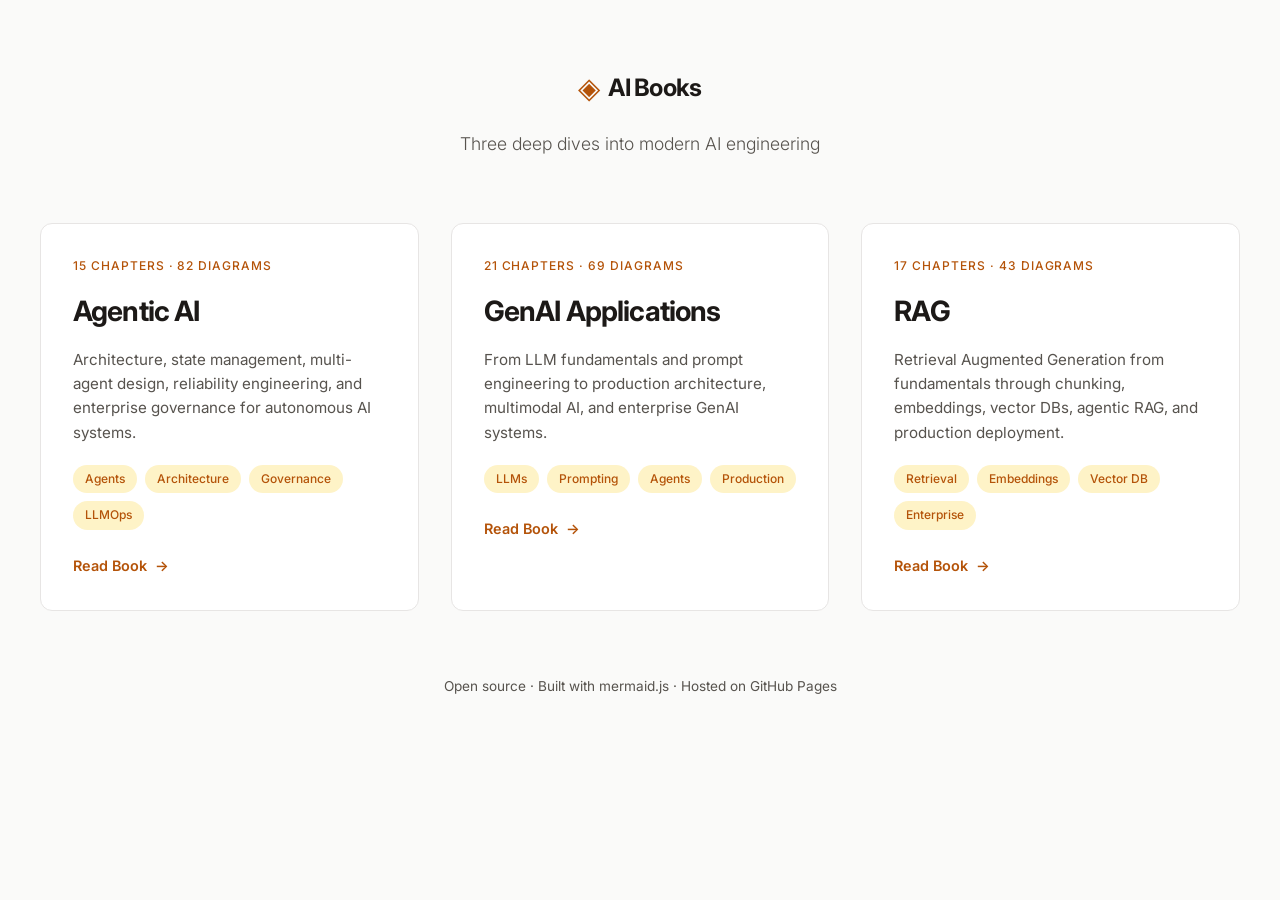
<file: index.html>
<!DOCTYPE html>
<html lang="en">
<head>
  <meta charset="UTF-8">
  <meta name="viewport" content="width=device-width, initial-scale=1.0">
  <title>AI Books Publishing</title>
  <link rel="stylesheet" href="css/style.css">
  <link rel="preconnect" href="https://fonts.googleapis.com">
  <link rel="preconnect" href="https://fonts.gstatic.com" crossorigin>
  <link href="https://fonts.googleapis.com/css2?family=Inter:wght@300;400;500;600;700&family=JetBrains+Mono:wght@400;500&display=swap" rel="stylesheet">
</head>
<body>
  <div class="landing">
    <header class="landing-header">
      <div class="logo">
        <span class="logo-icon">&#9672;</span>
        <span class="logo-text">AI Books</span>
      </div>
      <p class="landing-subtitle">Three deep dives into modern AI engineering</p>
    </header>

    <div class="book-grid">
      <a href="book.html#agentic_ai_book" class="book-card" data-book="agentic">
        <div class="book-card-accent"></div>
        <div class="book-card-body">
          <div class="book-meta">15 Chapters &middot; 82 Diagrams</div>
          <h2 class="book-title">Agentic AI</h2>
          <p class="book-desc">Architecture, state management, multi-agent design, reliability engineering, and enterprise governance for autonomous AI systems.</p>
          <div class="book-tags">
            <span>Agents</span><span>Architecture</span><span>Governance</span><span>LLMOps</span>
          </div>
          <div class="book-cta">Read Book <span>&rarr;</span></div>
        </div>
      </a>

      <a href="book.html#GenAI%20Applications" class="book-card" data-book="genai">
        <div class="book-card-accent"></div>
        <div class="book-card-body">
          <div class="book-meta">21 Chapters &middot; 69 Diagrams</div>
          <h2 class="book-title">GenAI Applications</h2>
          <p class="book-desc">From LLM fundamentals and prompt engineering to production architecture, multimodal AI, and enterprise GenAI systems.</p>
          <div class="book-tags">
            <span>LLMs</span><span>Prompting</span><span>Agents</span><span>Production</span>
          </div>
          <div class="book-cta">Read Book <span>&rarr;</span></div>
        </div>
      </a>

      <a href="book.html#RAG" class="book-card" data-book="rag">
        <div class="book-card-accent"></div>
        <div class="book-card-body">
          <div class="book-meta">17 Chapters &middot; 43 Diagrams</div>
          <h2 class="book-title">RAG</h2>
          <p class="book-desc">Retrieval Augmented Generation from fundamentals through chunking, embeddings, vector DBs, agentic RAG, and production deployment.</p>
          <div class="book-tags">
            <span>Retrieval</span><span>Embeddings</span><span>Vector DB</span><span>Enterprise</span>
          </div>
          <div class="book-cta">Read Book <span>&rarr;</span></div>
        </div>
      </a>
    </div>

    <footer class="landing-footer">
      <p>Open source &middot; Built with mermaid.js &middot; Hosted on GitHub Pages</p>
    </footer>
  </div>
</body>
</html>
</file>
<file: css/style.css>
:root {
  --bg: #fafaf9;
  --bg-sidebar: #1c1917;
  --bg-card: #ffffff;
  --text: #1c1917;
  --text-secondary: #57534e;
  --text-sidebar: #d6d3d1;
  --text-sidebar-active: #ffffff;
  --accent: #b45309;
  --accent-light: #fef3c7;
  --border: #e7e5e4;
  --code-bg: #f5f5f4;
  --sidebar-width: 280px;
  --header-height: 56px;
  --radius: 12px;
}

[data-theme="dark"] {
  --bg: #0c0a09;
  --bg-sidebar: #1c1917;
  --bg-card: #1c1917;
  --text: #fafaf9;
  --text-secondary: #a8a29e;
  --text-sidebar: #a8a29e;
  --text-sidebar-active: #ffffff;
  --accent: #f59e0b;
  --accent-light: #451a03;
  --border: #292524;
  --code-bg: #1c1917;
}

* {
  margin: 0;
  padding: 0;
  box-sizing: border-box;
}

html {
  scroll-behavior: smooth;
}

body {
  font-family: 'Inter', -apple-system, BlinkMacSystemFont, sans-serif;
  background: var(--bg);
  color: var(--text);
  line-height: 1.7;
  -webkit-font-smoothing: antialiased;
}

/* ===== LANDING PAGE ===== */

.landing {
  min-height: 100vh;
  display: flex;
  flex-direction: column;
  align-items: center;
  padding: 4rem 2rem;
}

.landing-header {
  text-align: center;
  margin-bottom: 4rem;
}

.logo {
  display: flex;
  align-items: center;
  justify-content: center;
  gap: 0.5rem;
  margin-bottom: 1rem;
}

.logo-icon {
  font-size: 1.8rem;
  color: var(--accent);
}

.logo-text {
  font-size: 1.5rem;
  font-weight: 700;
  letter-spacing: -0.03em;
}

.landing-subtitle {
  color: var(--text-secondary);
  font-size: 1.1rem;
  font-weight: 300;
}

.book-grid {
  display: grid;
  grid-template-columns: repeat(auto-fit, minmax(340px, 1fr));
  gap: 2rem;
  max-width: 1200px;
  width: 100%;
}

.book-card {
  background: var(--bg-card);
  border: 1px solid var(--border);
  border-radius: var(--radius);
  text-decoration: none;
  color: inherit;
  overflow: hidden;
  transition: transform 0.2s, box-shadow 0.2s;
  position: relative;
}

.book-card:hover {
  transform: translateY(-4px);
  box-shadow: 0 12px 40px rgba(0,0,0,0.08);
}

[data-theme="dark"] .book-card:hover {
  box-shadow: 0 12px 40px rgba(0,0,0,0.4);
}

.book-card-accent {
  display: none;
}

.book-card-body {
  padding: 2rem;
}

.book-meta {
  font-size: 0.75rem;
  font-weight: 500;
  text-transform: uppercase;
  letter-spacing: 0.08em;
  color: var(--accent);
  margin-bottom: 0.75rem;
}

.book-title {
  font-size: 1.75rem;
  font-weight: 700;
  letter-spacing: -0.03em;
  margin-bottom: 0.75rem;
}

.book-desc {
  color: var(--text-secondary);
  font-size: 0.95rem;
  line-height: 1.6;
  margin-bottom: 1.25rem;
}

.book-tags {
  display: flex;
  flex-wrap: wrap;
  gap: 0.5rem;
  margin-bottom: 1.5rem;
}

.book-tags span {
  background: var(--accent-light);
  color: var(--accent);
  font-size: 0.75rem;
  font-weight: 500;
  padding: 0.25rem 0.75rem;
  border-radius: 999px;
}

.book-cta {
  font-size: 0.9rem;
  font-weight: 600;
  color: var(--accent);
  display: flex;
  align-items: center;
  gap: 0.5rem;
}

.book-cta span {
  transition: transform 0.2s;
}

.book-card:hover .book-cta span {
  transform: translateX(4px);
}

.landing-footer {
  margin-top: 4rem;
  color: var(--text-secondary);
  font-size: 0.85rem;
}

/* ===== READER LAYOUT ===== */

.reader {
  display: flex;
  min-height: 100vh;
}

/* ===== SIDEBAR ===== */

.sidebar {
  width: var(--sidebar-width);
  background: var(--bg-sidebar);
  color: var(--text-sidebar);
  position: fixed;
  top: 0;
  left: 0;
  bottom: 0;
  overflow-y: auto;
  z-index: 100;
  transition: transform 0.3s ease;
}

.sidebar-header {
  padding: 1.25rem 1.5rem;
  border-bottom: 1px solid rgba(255,255,255,0.08);
  display: flex;
  align-items: center;
  justify-content: space-between;
}

.sidebar-logo {
  display: flex;
  align-items: center;
  gap: 0.5rem;
  text-decoration: none;
  color: var(--text-sidebar-active);
}

.sidebar-logo .logo-icon {
  color: var(--accent);
}

.sidebar-close {
  display: none;
  background: none;
  border: none;
  color: var(--text-sidebar);
  font-size: 1.5rem;
  cursor: pointer;
}

.sidebar-book-title {
  padding: 1.25rem 1.5rem 0.75rem;
  font-size: 0.7rem;
  font-weight: 600;
  text-transform: uppercase;
  letter-spacing: 0.1em;
  color: var(--accent);
}

.sidebar-nav {
  list-style: none;
  padding: 0 0.75rem 2rem;
}

.sidebar-nav li a {
  display: block;
  padding: 0.5rem 0.75rem;
  color: var(--text-sidebar);
  text-decoration: none;
  font-size: 0.85rem;
  border-radius: 6px;
  transition: background 0.15s, color 0.15s;
  line-height: 1.4;
}

.sidebar-nav li a:hover {
  background: rgba(255,255,255,0.06);
  color: var(--text-sidebar-active);
}

.sidebar-nav li a.active {
  background: rgba(255,255,255,0.1);
  color: var(--text-sidebar-active);
  font-weight: 500;
}

.sidebar-nav li a.chapter-intro {
  font-weight: 500;
  color: var(--text-sidebar-active);
}

.sidebar-overlay {
  display: none;
  position: fixed;
  inset: 0;
  background: rgba(0,0,0,0.5);
  z-index: 99;
}

/* ===== CONTENT ===== */

.content {
  flex: 1;
  margin-left: var(--sidebar-width);
  min-height: 100vh;
}

.content-header {
  position: sticky;
  top: 0;
  z-index: 50;
  background: var(--bg);
  border-bottom: 1px solid var(--border);
  padding: 0 2rem;
  height: var(--header-height);
  display: flex;
  align-items: center;
  gap: 1rem;
  backdrop-filter: blur(12px);
}

.menu-btn {
  display: none;
  background: none;
  border: none;
  font-size: 1.3rem;
  cursor: pointer;
  color: var(--text);
  padding: 0.25rem;
}

.breadcrumb {
  font-size: 0.85rem;
  color: var(--text-secondary);
  flex: 1;
  overflow: hidden;
  text-overflow: ellipsis;
  white-space: nowrap;
}

.breadcrumb a {
  color: var(--text-secondary);
  text-decoration: none;
}

.breadcrumb a:hover {
  color: var(--accent);
}

.content-actions {
  display: flex;
  align-items: center;
  gap: 0.5rem;
}

.theme-toggle {
  background: none;
  border: 1px solid var(--border);
  border-radius: 8px;
  width: 36px;
  height: 36px;
  cursor: pointer;
  font-size: 1.1rem;
  display: flex;
  align-items: center;
  justify-content: center;
  transition: background 0.15s;
  color: var(--text);
}

.theme-toggle:hover {
  background: var(--border);
}

.search-btn {
  background: none;
  border: 1px solid var(--border);
  border-radius: 8px;
  width: 36px;
  height: 36px;
  cursor: pointer;
  font-size: 1.1rem;
  display: flex;
  align-items: center;
  justify-content: center;
  transition: background 0.15s;
  color: var(--text);
}

.search-btn:hover {
  background: var(--border);
}

/* ===== MARKDOWN BODY ===== */

.markdown-body {
  max-width: 780px;
  margin: 0 auto;
  padding: 3rem 2rem 6rem;
}

.markdown-body h1 {
  font-size: 2.25rem;
  font-weight: 700;
  letter-spacing: -0.03em;
  margin-bottom: 1rem;
  line-height: 1.2;
  border-bottom: 2px solid var(--border);
  padding-bottom: 0.75rem;
}

.markdown-body h2 {
  font-size: 1.5rem;
  font-weight: 600;
  letter-spacing: -0.02em;
  margin-top: 3rem;
  margin-bottom: 1rem;
  color: var(--text);
}

.markdown-body h3 {
  font-size: 1.2rem;
  font-weight: 600;
  margin-top: 2rem;
  margin-bottom: 0.75rem;
}

.markdown-body h4 {
  font-size: 1rem;
  font-weight: 600;
  margin-top: 1.5rem;
  margin-bottom: 0.5rem;
}

.markdown-body p {
  margin-bottom: 1.25rem;
}

.markdown-body ul, .markdown-body ol {
  padding-left: 1.5rem;
  margin-bottom: 1.25rem;
}

.markdown-body li {
  margin-bottom: 0.35rem;
}

.markdown-body a {
  color: var(--accent);
  text-decoration: underline;
  text-decoration-color: rgba(180,83,9,0.3);
  text-underline-offset: 2px;
}

.markdown-body a:hover {
  text-decoration-color: var(--accent);
}

.markdown-body blockquote {
  border-left: 3px solid var(--accent);
  padding: 0.75rem 1.25rem;
  margin: 1.5rem 0;
  background: var(--accent-light);
  border-radius: 0 8px 8px 0;
  color: var(--text-secondary);
}

.markdown-body blockquote p:last-child {
  margin-bottom: 0;
}

.markdown-body code {
  font-family: 'JetBrains Mono', monospace;
  font-size: 0.85em;
  background: var(--code-bg);
  padding: 0.15em 0.4em;
  border-radius: 4px;
  border: 1px solid var(--border);
}

.markdown-body pre {
  background: var(--code-bg);
  border: 1px solid var(--border);
  border-radius: 8px;
  padding: 1.25rem;
  overflow-x: auto;
  margin: 1.5rem 0;
}

.markdown-body pre code {
  background: none;
  border: none;
  padding: 0;
  font-size: 0.85rem;
  line-height: 1.6;
}

.markdown-body table {
  width: 100%;
  border-collapse: collapse;
  margin: 1.5rem 0;
  font-size: 0.9rem;
}

.markdown-body th, .markdown-body td {
  border: 1px solid var(--border);
  padding: 0.6rem 1rem;
  text-align: left;
}

.markdown-body th {
  background: var(--code-bg);
  font-weight: 600;
}

.markdown-body tr:nth-child(even) {
  background: rgba(0,0,0,0.02);
}

[data-theme="dark"] .markdown-body tr:nth-child(even) {
  background: rgba(255,255,255,0.02);
}

.markdown-body hr {
  border: none;
  border-top: 1px solid var(--border);
  margin: 2.5rem 0;
}

.markdown-body img {
  max-width: 100%;
  border-radius: 8px;
}

/* ===== MERMAID ===== */

.mermaid {
  background: var(--bg-card);
  border: 1px solid var(--border);
  border-radius: 8px;
  padding: 1.5rem;
  margin: 1.5rem 0;
  text-align: center;
  overflow-x: auto;
}

.mermaid svg {
  max-width: 100%;
  height: auto;
}

/* ===== LOADING ===== */

.loading {
  text-align: center;
  padding: 4rem 0;
  color: var(--text-secondary);
}

.loading-spinner {
  width: 32px;
  height: 32px;
  border: 3px solid var(--border);
  border-top-color: var(--accent);
  border-radius: 50%;
  animation: spin 0.8s linear infinite;
  margin: 0 auto 1rem;
}

@keyframes spin {
  to { transform: rotate(360deg); }
}

/* ===== RESPONSIVE ===== */

@media (max-width: 768px) {
  .sidebar {
    transform: translateX(-100%);
  }

  .sidebar.open {
    transform: translateX(0);
  }

  .sidebar-close {
    display: block;
  }

  .sidebar-overlay.active {
    display: block;
  }

  .content {
    margin-left: 0;
  }

  .menu-btn {
    display: block;
  }

  .markdown-body {
    padding: 2rem 1.25rem 4rem;
  }

  .markdown-body h1 {
    font-size: 1.75rem;
  }

  .book-grid {
    grid-template-columns: 1fr;
  }

  .landing {
    padding: 2rem 1.25rem;
  }
}

/* ===== SCROLLBAR ===== */

.sidebar::-webkit-scrollbar {
  width: 4px;
}

.sidebar::-webkit-scrollbar-track {
  background: transparent;
}

.sidebar::-webkit-scrollbar-thumb {
  background: rgba(255,255,255,0.15);
  border-radius: 2px;
}

/* ===== SEARCH MODAL ===== */

.search-overlay {
  display: none;
  position: fixed;
  inset: 0;
  background: rgba(0,0,0,0.5);
  backdrop-filter: blur(4px);
  z-index: 1000;
  justify-content: center;
  padding-top: 15vh;
}

.search-overlay.active {
  display: flex;
}

.search-modal {
  background: var(--bg-card);
  border: 1px solid var(--border);
  border-radius: var(--radius);
  width: 560px;
  max-width: 90vw;
  max-height: 60vh;
  display: flex;
  flex-direction: column;
  box-shadow: 0 25px 60px rgba(0,0,0,0.25);
  overflow: hidden;
}

[data-theme="dark"] .search-modal {
  box-shadow: 0 25px 60px rgba(0,0,0,0.6);
}

.search-input-wrap {
  display: flex;
  align-items: center;
  padding: 0.875rem 1rem;
  border-bottom: 1px solid var(--border);
  gap: 0.625rem;
}

.search-icon {
  font-size: 1.25rem;
  color: var(--text-secondary);
  flex-shrink: 0;
}

.search-input {
  flex: 1;
  background: none;
  border: none;
  outline: none;
  font-size: 1rem;
  font-family: inherit;
  color: var(--text);
}

.search-input::placeholder {
  color: var(--text-secondary);
}

.search-kbd {
  background: var(--code-bg);
  border: 1px solid var(--border);
  border-radius: 4px;
  padding: 0.15rem 0.4rem;
  font-size: 0.7rem;
  font-family: inherit;
  color: var(--text-secondary);
  flex-shrink: 0;
}

.search-results {
  overflow-y: auto;
  flex: 1;
  padding: 0.5rem;
}

.search-results::-webkit-scrollbar {
  width: 4px;
}

.search-results::-webkit-scrollbar-thumb {
  background: var(--border);
  border-radius: 2px;
}

.search-empty {
  text-align: center;
  padding: 2rem 1rem;
  color: var(--text-secondary);
  font-size: 0.9rem;
}

.search-result {
  display: block;
  padding: 0.75rem 1rem;
  border-radius: 8px;
  cursor: pointer;
  text-decoration: none;
  color: inherit;
  transition: background 0.1s;
}

.search-result:hover,
.search-result.active {
  background: var(--accent-light);
}

.search-result-chapter {
  font-size: 0.75rem;
  font-weight: 600;
  color: var(--accent);
  margin-bottom: 0.25rem;
  text-transform: uppercase;
  letter-spacing: 0.04em;
}

.search-result-text {
  font-size: 0.875rem;
  color: var(--text-secondary);
  line-height: 1.5;
  display: -webkit-box;
  -webkit-line-clamp: 2;
  -webkit-box-orient: vertical;
  overflow: hidden;
}

.search-result-text mark {
  background: var(--accent-light);
  color: var(--accent);
  border-radius: 2px;
  padding: 0 2px;
}

.search-no-results {
  text-align: center;
  padding: 2rem 1rem;
  color: var(--text-secondary);
  font-size: 0.9rem;
}

/* Print */
@media print {
  .sidebar, .content-header {
    display: none !important;
  }
  .content {
    margin-left: 0 !important;
  }
}
</file>
